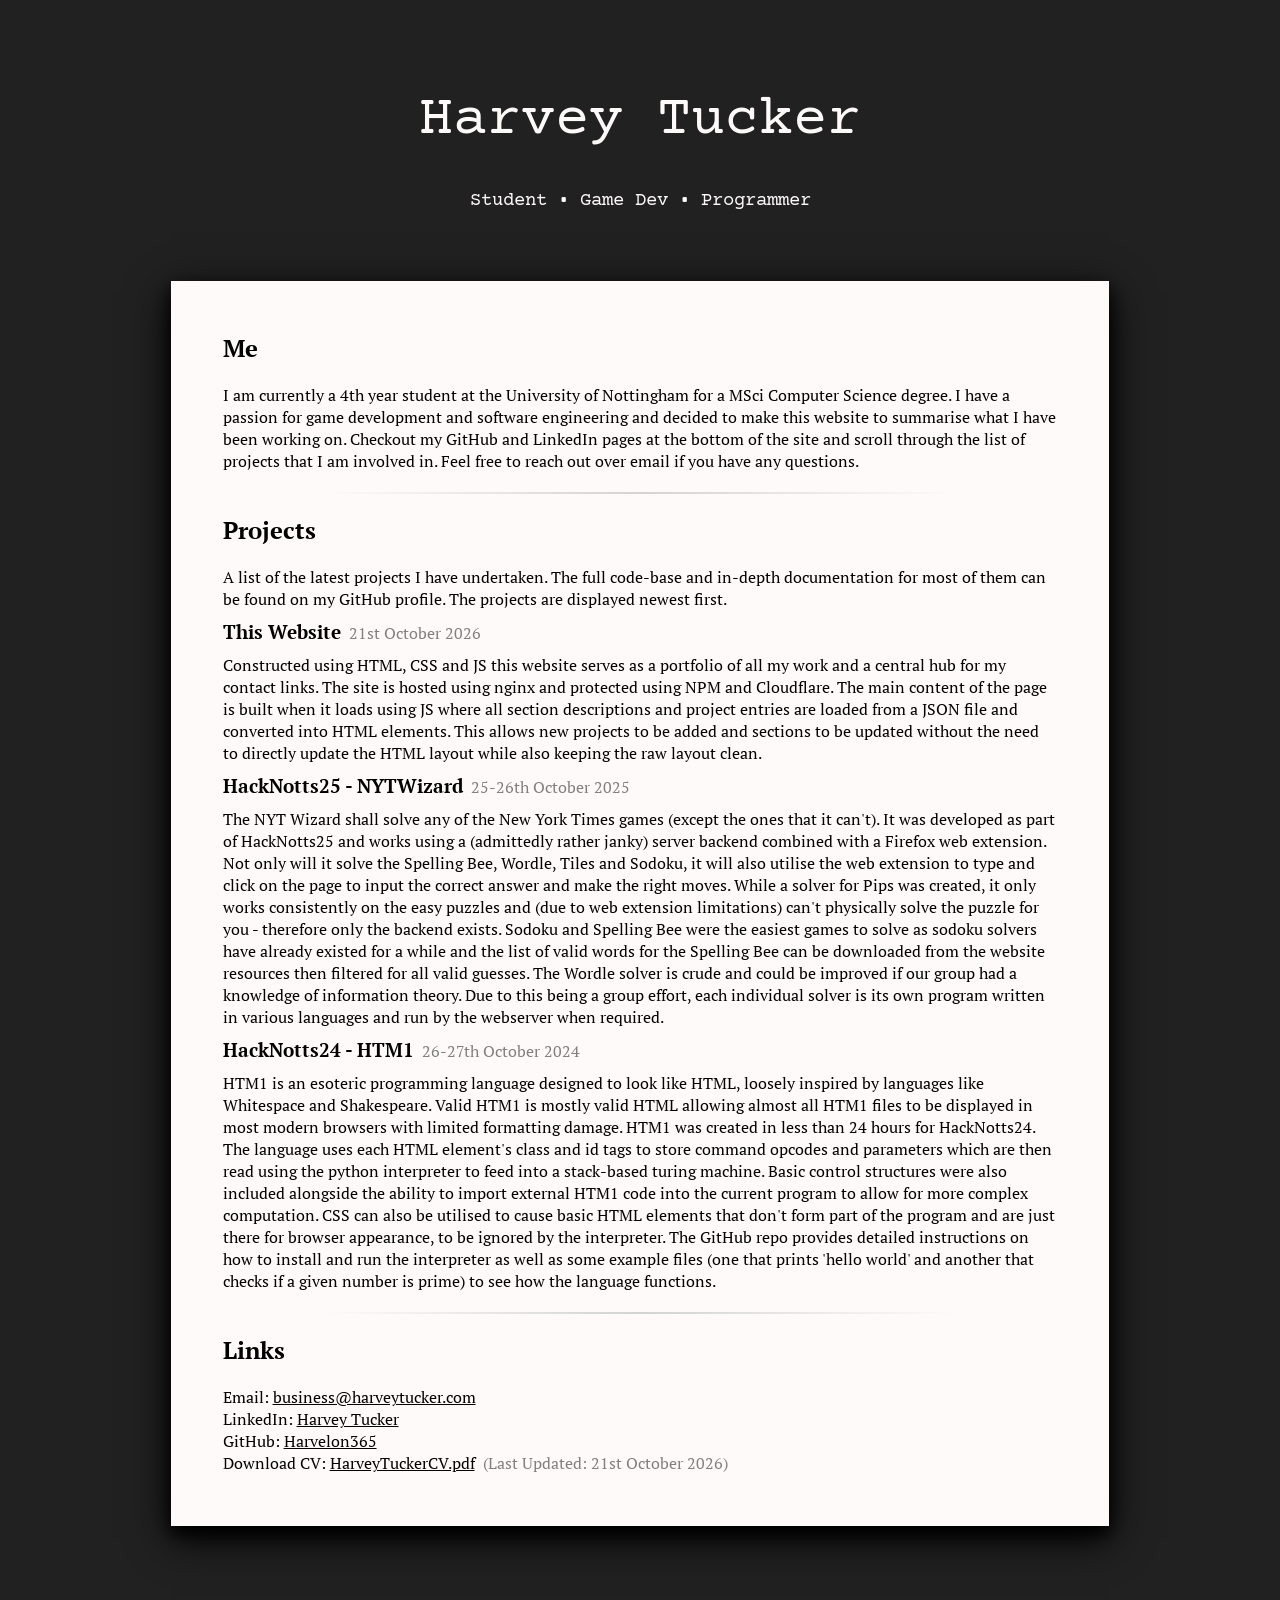
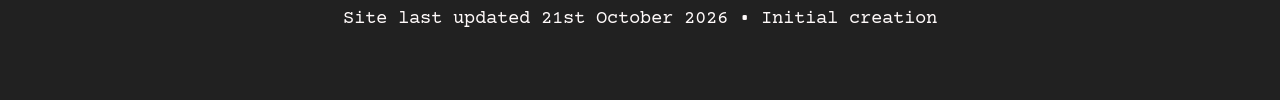
<file: index.html>
<!DOCTYPE html>
<html lang="en">
    <head>
        <meta charset="UTF-8">
        <meta name="viewport" content="width=device-width, initial-scale=1">
        <meta name="author" content="Harvey Tucker">
        <meta name="description" content="Harvey Tucker is a student, programmer and developer from the UK. Check out some of his work here!">
        <link rel="preconnect" href="https://fonts.googleapis.com">
        <link rel="preconnect" href="https://fonts.gstatic.com" crossorigin>
        <link href="https://fonts.googleapis.com/css2?family=Courier+Prime:ital,wght@0,400;0,700;1,400;1,700&display=swap" rel="stylesheet">
        <link href="https://fonts.googleapis.com/css2?family=PT+Serif:ital,wght@0,400;0,700;1,400;1,700&display=swap" rel="stylesheet">
        <title>Harvey Tucker</title>
        <link rel="stylesheet" href="styles.css">
    </head>
    <body>
        <header>
            <h1>Harvey Tucker</h1>
            <p>Student &bull; Game Dev &bull; Programmer</p>
        </header>
        <div id="paper">
            <div id="section-me">
                <h2>Me</h2>
                <p id="me-description"></p>
            </div>
            <hr class="solid">
            <div id="section-projects">
                <h2>Projects</h2>
                <p id="projects-description"></p>
                <div id="projects-container"></div>
            </div>
            <hr class="solid">
            <div id="section-links">
                <h2>Links</h2>
                <p>Email: <a href="mailto:business@harveytucker.com">business@harveytucker.com</a></p>
                <p>LinkedIn: <a href="https://www.linkedin.com/in/harvey-tucker">Harvey Tucker</a></p>
                <p>GitHub: <a href="https://github.com/Harvelon365">Harvelon365</a></p>
                <div id="cv-link">
                    <p>Download CV: <a href="/docs/HarveyTuckerCV.pdf" download>HarveyTuckerCV.pdf</a></p>
                    <p class="subtext">(Last Updated: 21st October 2026)</p>
                </div>
            </div>
        </div>
        <footer>
            <p>Site last updated 21st October 2026 &bull; Initial creation</p>
        </footer>

        <script type="module" src="main.js"></script>
    </body>
</html>
</file>
<file: styles.css>
:root {
    --print-delay: 0.3s;
    --print-time: 2s;
}

html {
    animation: scroll-lock calc(var(--print-delay) + var(--print-time));
}

@keyframes scroll-lock {
    from, to {
        overflow: hidden;
    }
}

body {
    margin: 0;
    background: #212121;
    display: flex;
    flex-direction: column;
}

header {
    margin: clamp(0.85cm, 4vw, 1.9cm);
    text-align: center;
    color: snow;
    font-family: "Courier Prime", monospace;
}

header h1 {
    font-size: 1.5cm;
    font-weight: 400;
    font-style: normal;
}

header p {
    font-size: 0.5cm;
    font-weight: 400;
    font-style: normal;
}

#paper {
    display: flex;
    flex-direction: column;
    box-sizing: border-box;
    width: min(24.8cm, 90%);
    margin: 0 auto 5%;
    padding: clamp(0.85cm, 4vw, 1.9cm);
    background: snow;
    box-shadow: 0 8px 16px 0 black, 0 12px 40px 0 black;
    font-family: "PT Serif", serif;
    font-weight: 400;
    font-style: normal;
    animation: print-paper var(--print-time) var(--print-delay) both;
}

@keyframes print-paper {
    0% {
        transform: translateY(100vh);
        animation-timing-function: steps(20, end);
    }
    80% {
        transform: translateY(5cm);
        animation-timing-function: linear;
    }
    94% {
        transform: translateY(5cm);
        animation-timing-function: cubic-bezier(0.2, 0, 0.1, 1);
    }
    100% {
        transform: translateY(0);
    }
}

@media (prefers-reduced-motion: reduce) {
    html,
    #paper {
        animation: none;
    }
}

#paper h2 {
    margin-top: 0;
    margin-bottom: 20px;
}

.project-title {
    margin-top: 10px;
    margin-bottom: 10px;
}

.project-title h3 {
    margin-top: 0;
    margin-bottom: 0;
}

#paper p {
    margin: 0;
}

hr {
    width: 75%;
    margin: 20px auto;
}

hr.solid {
    border: 1px solid transparent;
    border-image: linear-gradient(to right, snow, lightgrey, snow);
    border-image-slice: 1;
}

a {
    color: black;
}

.project-title,
#cv-link {
    display: flex;
    flex-direction: row;
    column-gap: 0.5em;
    flex-wrap: wrap;
    align-items: baseline;
}

.subtext {
    color: grey;
}

footer {
    margin: 0 clamp(0.85cm, 4vw, 1.9cm) clamp(0.85cm, 4vw, 1.9cm) clamp(0.85cm, 4vw, 1.9cm);
    text-align: center;
    color: snow;
    font-family: "Courier Prime", monospace;
}

footer p {
    font-size: 0.5cm;
    font-weight: 400;
    font-style: normal;
}
</file>
